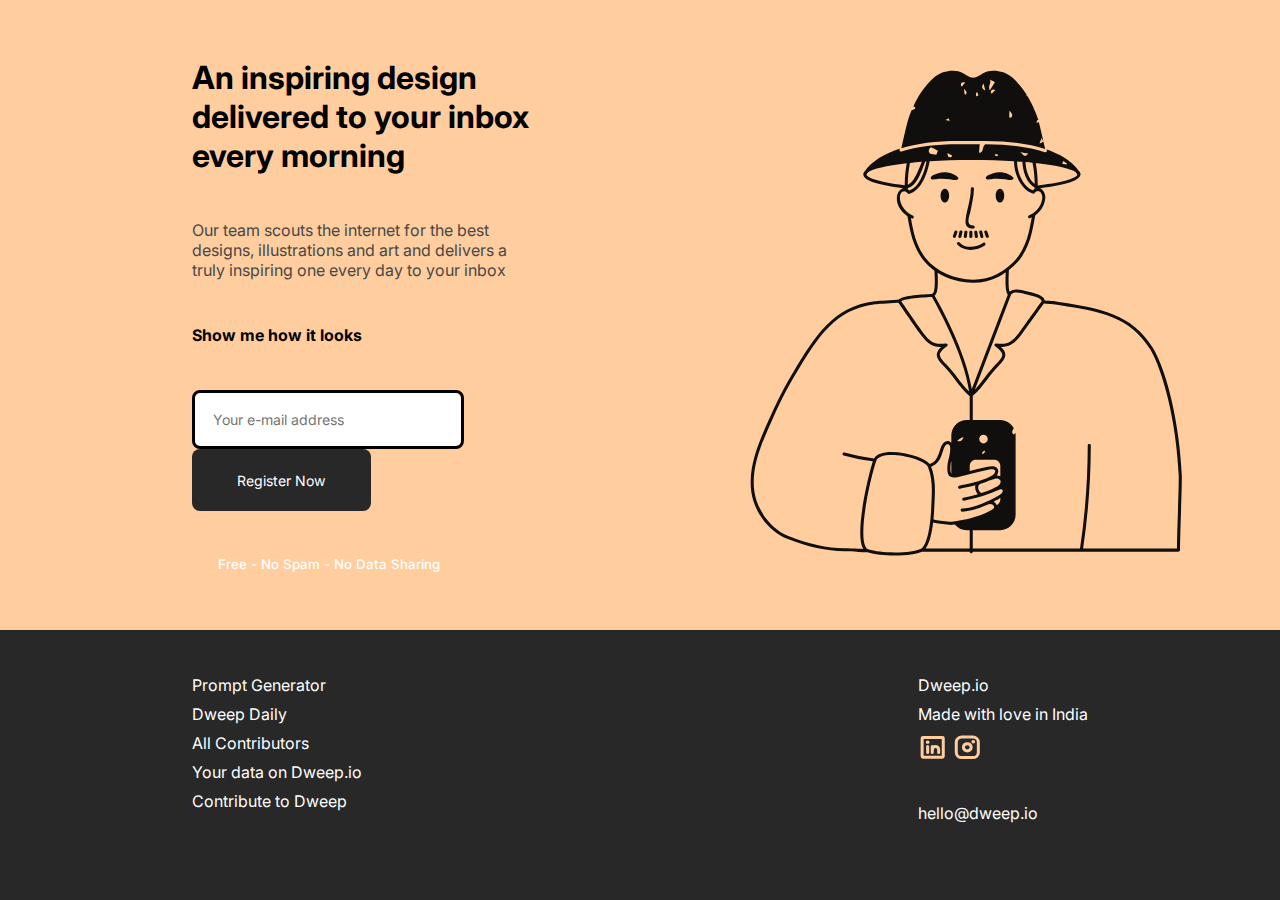
<file: microproject 1/miniproject.html>
<!DOCTYPE html>
<html lang="en">
<head>
    <meta charset="UTF-8">
    <meta name="viewport" content="width=device-width, initial-scale=1.0">
    <title>Micro Project </title>
    <link rel="stylesheet" href="project.css">
    <link rel="preconnect" href="https://fonts.googleapis.com">
    <link rel="preconnect" href="https://fonts.gstatic.com" crossorigin>
    <link href="https://fonts.googleapis.com/css2?family=Inter:wght@100..900&display=swap" rel="stylesheet">
  
</head>
<body>
    <div class="hero-section"> 
        <div class="text-section">
            <h1>An inspiring design delivered to your inbox every morning</h1>
            <p>Our team scouts the internet for the best designs, illustrations and art and delivers a truly inspiring one every day to your inbox</p>
            <h4>Show me how it looks</h4>
            <div>
              <input type="text" placeholder="Your e-mail address">
              <button >Register Now</button>
            </div>
            <h5>Free - No Spam - No Data Sharing</h5>
        </div>
        <div class="image-section">
            <img src="images/dweep io 1.svg" alt="">
        </div>

    </div>
    <footer>
        <div>
            <ul>
                <li>Prompt Generator</li>
                <li>Dweep Daily</li>
                <li>All Contributors</li>
                <li>Your data on Dweep.io</li>
                <li>Contribute to Dweep</li>
              </ul>
              <ul>
               <li>Dweep.io</li>    
               <li>Made with love in India</li> 
               <li><img src="images/LinkedinLogo.svg" alt=""> <img src="images/InstagramLogo.svg" alt=""></li>
               <li>   &nbsp;   </li>
               <li>hello@dweep.io</li>    
             </ul> 
        </div>
    </footer>
    
</body>
</html>
</file>
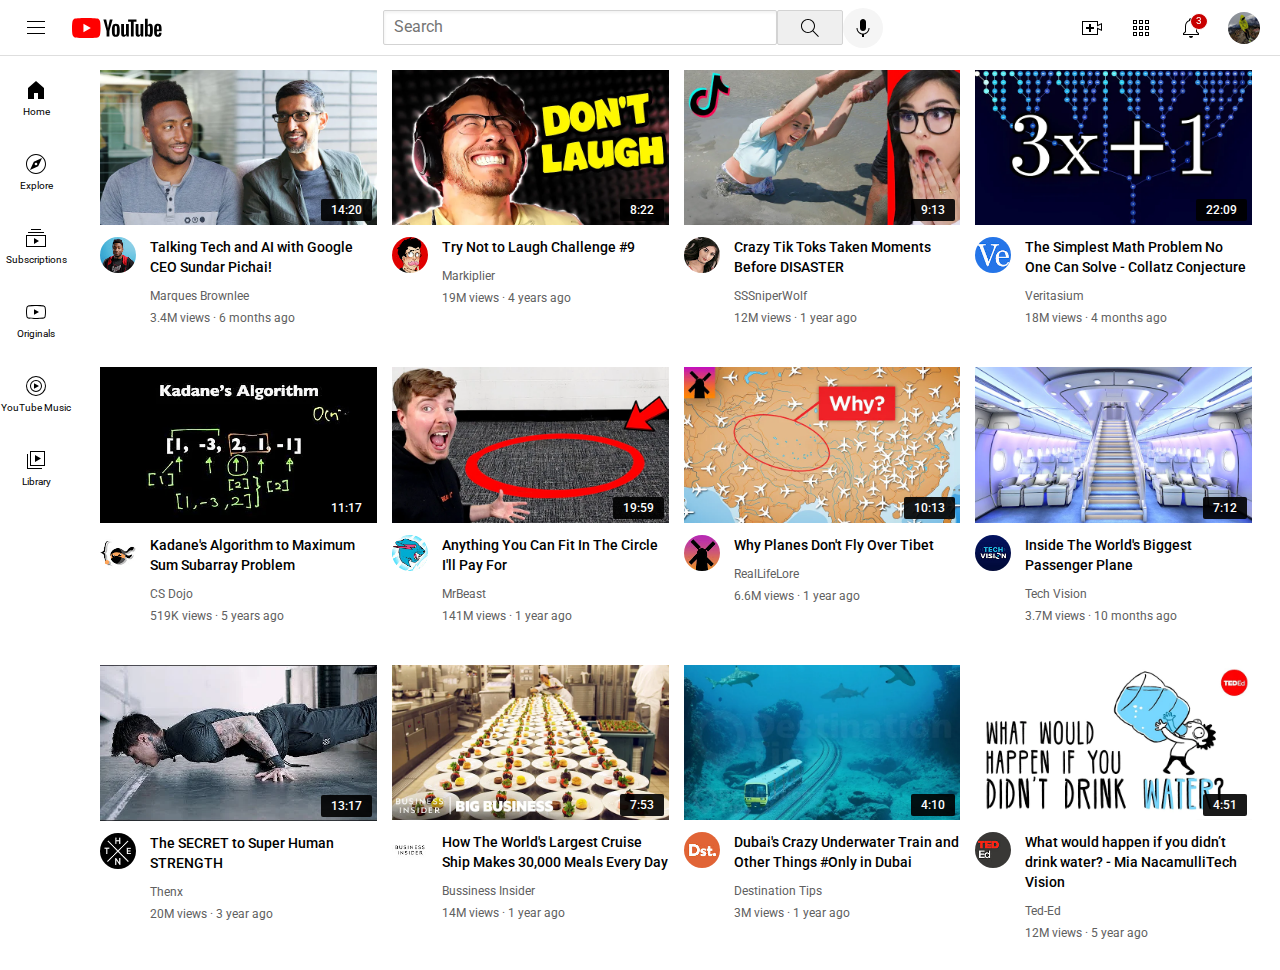
<file: youtube/youtube.html>
<!DOCTYPE html>
<html>
    <head>
        <link rel="preconnect" href="https://fonts.googleapis.com">
        <link rel="preconnect" href="https://fonts.gstatic.com" crossorigin>
        <link href="https://fonts.googleapis.com/css2?family=Roboto:ital,wght@0,100;0,500;0,700;1,500&display=swap" rel="stylesheet">
        <title>youtube.com</title>
        <link rel="stylesheet" href="video.css">
        <link rel="stylesheet" href="header.css">
        <link rel="stylesheet" href="general.css">
        <link rel="stylesheet" href="sidebar.css">
    </head>
    <body>
        <div class="header"> 
            <div class="left-section">
                <img class="hamburder-menu" src="header icon/hamburger-menu.svg" alt="error">
                <img class="youtube-logo"  src="header icon/youtube-logo.svg" alt="eror">

            </div>
        
            <div class="middle-section">
                 <input class="search-bar" type="search" placeholder="Search">
                 <button class="search-button">
                    <img class="search-icon" src="header icon/search.svg" alt="error">
                    <div class="hover-baner">search</div>
                 </button> 
                 <button class="voice-search-button">
                 <img class="voice-icon" src="header icon/voice-search-icon.svg" alt="error">
                 <div class="hover-baner">search with your voice </div>
                 </button>   
            </div> 
            <div class="right-section">
                 <div class="upload-iconcontainer">
                    <img class="upload-icon" src="header icon/upload.svg" alt="error">
                    <div class="hover-baner">Create</div>
                  </div>
                  <div class="apps-icon-container">
                     <img class="apps-icon" src="header icon/youtube-apps.svg" alt="error">
                     <div class="hover-baner">YOuTube-apss</div>
                     
                    </div>
                  <div class="notification-container">
                      <img class="noti-icon" src="header icon/notifications.svg" alt="error">
                     <div class="hover-baner">Notifications</div>
                      <div class="notification-count">3</div>
                  </div>
                 <img class="gmail-icon" src="header icon/unnamed.jpg" alt="eror">
            </div>
               
        </div>
           <div class="videogrid">
                <div class="sidebar">
                    <div class="sidebar-icons"><img class="home-icon" src="sidebar icon/home.svg" alt="error">
                         <p>Home</p></div>
                    <div class="sidebar-icons"><img class="explore-icon"  src="sidebar icon/explore.svg" alt="error">
                         <p>Explore</p></div>
                    <div class="sidebar-icons"><img class="sub-icon"  src="sidebar icon/subscriptions.svg" alt="error">
                         <p>Subscriptions</p></div>
                    <div class="sidebar-icons"><img class="original-icon"  src="sidebar icon/originals.svg" alt="">
                        <p>Originals</p></div>
                    <div class="sidebar-icons"><img class="music-icon"  src="sidebar icon/youtube-music.svg" alt="">
                         <p>YouTube Music</p></div>
                    <div class="sidebar-icons"><img class="library-icon"  src="sidebar icon/library.svg" alt="">
                         <p>Library</p></div>
                 </div>  
                
                    <div class="video-maingrid">
                        <div class="card">
                            <div class="thumbnail-row" >
                               <a href="https://www.youtube.com/watch?v=n2RNcPRtAiY">
                                <img class="thumbnail" src="thumbnail/thumbnail-1.webp" >
                                
                               </a>
                               <div class="video-time">14:20</div>
                            </div>
                            <div class="video-info-grid">
                                <div class="channel-picture">
                                    <a href="https://www.youtube.com/c/mkbhd">
                                        <img class="channel-logo" src="logos/channel-1.jpeg" alt="error ">
                                    </a>
                                </div>
                                <div class="channel-info">
                                    <a class="link-video" href="https://www.youtube.com/watch?v=n2RNcPRtAiY">
                                        <p class="video-title">Talking Tech and AI with Google CEO Sundar Pichai!</p>
                                    </a>
                                    <a class="link-channel" href="https://www.youtube.com/c/mkbhd">
                                        <p class="video-author">Marques Brownlee</p>                   
                                    </a>
                                    <p class="video-stat">3.4M views · 6 months ago</p>
                                </div>
                
                            </div>         
            
                        </div>

                        <div class="card">
                            <div class="thumbnail-row">
                                <a href="https://www.youtube.com/watch?v=mP0RAo9SKZk">
                                    <img class="thumbnail" src="thumbnail/thumbnail-2.webp" >
                                    
                                </a>
                                <div class="video-time">8:22</div>
                           
                            </div>
                            <div class="video-info-grid">
                                    <a href="https://www.youtube.com/c/markiplier">
                                        <div class="channel-picture"> 
                                            <img class="channel-logo" src="logos/channel-2.jpeg" alt="">
                                        </div>
                                    </a>   
                                <div class="channel-info">
                                    <a class="link-video" href="https://www.youtube.com/watch?v=mP0RAo9SKZk">
                                        <p class="video-title">Try Not to Laugh Challenge #9</p>
                                    </a>
                                    <a class="link-channel" href="https://www.youtube.com/c/markiplier">
                                        <p class="video-author">Markiplier</p>
                                    </a>
                                    <p class="video-stat">19M views · 4 years ago</p>
                                </div> 
                         
                            </div>
                        
                        </div>
            
                
                        <div class="card">
                           <div class="thumbnail-row">
                                <a href="https://www.youtube.com/watch?v=FgjPQQeTh1w">
                                 <img class="thumbnail" src="thumbnail/thumbnail-3.webp" >
                                </a>
                                <div class="video-time">9:13</div>
                            </div>
                           
                            <div class="video-info-grid">
                                <a href="https://www.youtube.com/user/SSSniperWolf">
                                    <div class="channel-picture"> 
                                        <img class="channel-logo" src="logos/channel-3.jpeg" alt="">
                                    </div>
                                </a>
                                <div class="channel-info">
                                    <a class="link-video" href="https://www.youtube.com/watch?v=FgjPQQeTh1w">
                                        <p class="video-title">Crazy Tik Toks Taken Moments Before DISASTER</p>
                                    </a>
                                    
                                     <a class="link-channel" href="https://www.youtube.com/user/SSSniperWolf">
                                        <p class="video-author">SSSniperWolf</p>
                                     </a>
                                     <p class="video-stat">12M views · 1 year ago</p>
                                    </div> 
                                </div>
                        
                            </div>
                
            
                        <div class="card">
                            <div class="thumbnail-row">
                                <a href="https://www.youtube.com/watch?v=094y1Z2wpJg">
                                    <img class="thumbnail" src="thumbnail/thumbnail-4.webp" >
                                   
                                </a>
                                <div class="video-time">22:09</div>
                            </div>
                            <div class="video-info-grid">
                                <div class="channel-picture"> 
                                    <a href="https://www.youtube.com/c/veritasium">
                                        <img class="channel-logo" src="logos/channel-4.jpeg" alt="">
                                    </a>
                                </div>
                                <div class="channel-info">
                                <a class="link-video" href="https://www.youtube.com/watch?v=094y1Z2wpJg">
                                    <p class="video-title">The Simplest Math Problem No One Can Solve - Collatz Conjecture</p>
                                </a>
                                 <a class="link-channel" href="https://www.youtube.com/c/veritasium">
                                    <p class="video-author">Veritasium</p>
                                 </a>
                                 <p class="video-stat">18M views · 4 months ago</p>
                                </div> 
                            </div>
                    
                        </div>
            
            
                        <div class="card">
                            <div class="thumbnail-row">
                                <a  href="https://www.youtube.com/watch?v=86CQq3pKSUw">
                                 <img class="thumbnail" src="thumbnail/thumbnail-5.webp" >
                                </a>
                                <div class="video-time">11:17</div>
                            </div>
                            <div class="video-info-grid">
                                <div class="channel-picture"> 
                                    <a  href="https://www.youtube.com/c/CSDojo">
                                     <img class="channel-logo" src="logos/channel-5.jpeg" alt="">
                                    </a>
                                </div>
                                <div class="channel-info">
                                    <a class="link-video" href="https://www.youtube.com/watch?v=86CQq3pKSUw">
                                      <p class="video-title">Kadane's Algorithm to Maximum Sum Subarray Problem</p>
                                    </a> 
                                    <a class="link-channel" href="https://www.youtube.com/c/CSDojo">
                                        <p class="video-author">CS Dojo</p>    
                                    </a>
                                    <p class="video-stat">519K views · 5 years ago</p>
                                </div> 
                            </div>
                    
                        </div>
                        
                        
                        <div class="card">
                            <div class="thumbnail-row">
                                <a  href="https://www.youtube.com/watch?v=yXWw0_UfSFg">
                                 <img class="thumbnail" src="thumbnail/thumbnail-6.webp" >
                                </a>
                                <div class="video-time">19:59</div>
                            </div>
                            <div class="video-info-grid">
                                <div class="channel-picture">
                                    <a  href="https://www.youtube.com/channel/UCX6OQ3DkcsbYNE6H8uQQuVA">    
                                     <img class="channel-logo" src="logos/channel-6.jpeg" alt="">
                                    </a>
                                </div>
                                <div class="channel-info">
                                    <a class="link-video" href="https://www.youtube.com/watch?v=yXWw0_UfSFg">
                                       <p class="video-title"> Anything You Can Fit In The Circle I'll Pay For</p>
                                    </a>
                                    <a class="link-channel" href="https://www.youtube.com/channel/UCX6OQ3DkcsbYNE6H8uQQuVA">   
                                       <p class="video-author">MrBeast</p>
                                    </a>
                                       <p class="video-stat">141M views · 1 year ago</p>
                                </div> 
                            </div>
                    
                        </div>
                        <div class="card">
                            <div class="thumbnail-row">
                                <a href="https://www.youtube.com/watch?v=fNVa1qMbF9Y">
                                 <img class="thumbnail" src="thumbnail/thumbnail-7.webp" >
                                </a>
                                <div class="video-time">10:13</div>
                            </div>
                            <div class="video-info-grid">
                                <div class="channel-picture"> 
                                    <a  href="https://www.youtube.com/channel/UCP5tjEmvPItGyLhmjdwP7Ww">   
                                     <img class="channel-logo" src="logos/channel-7.jpeg" alt="">
                                    </a>
                                </div>
                                <div class="channel-info">
                                    <a class="link-video" href="https://www.youtube.com/watch?v=fNVa1qMbF9Y">
                                       <p class="video-title">Why Planes Don't Fly Over Tibet</p>
                                    </a>
                                    <a class="link-channel" href="https://www.youtube.com/channel/UCP5tjEmvPItGyLhmjdwP7Ww">   
                                       <p class="video-author">RealLifeLore</p>
                                    </a>
                                    <p class="video-stat"> 6.6M views · 1 year ago</p>
                                </div> 
                            </div>
                    
                        </div>
                        <div class="card">
                            <div class="thumbnail-row">
                                <a href="https://www.youtube.com/watch?v=lFm4EM1juls">
                                 <img class="thumbnail" src="thumbnail/thumbnail-8.webp" >
                                </a>
                                <div class="video-time">7:12</div>
                            </div>
                            <div class="video-info-grid">
                                <div class="channel-picture"> 
                                    <a  href="https://www.youtube.com/channel/UCHAK6CyegY22Zj2GWrcaIxg"> 
                                     <img class="channel-logo" src="logos/channel-8.jpeg" alt="">
                                    </a>
                                </div>
                                <div class="channel-info">
                                 <a class="link-video" href="https://www.youtube.com/watch?v=lFm4EM1juls">
                                   <p class="video-title">Inside The World's Biggest Passenger Plane</p>
                                 </a>   
                                 <a class="link-channel" href="https://www.youtube.com/channel/UCHAK6CyegY22Zj2GWrcaIxg">  
                                  <p class="video-author">Tech Vision</p>
                                 </a>
                                  <p class="video-stat"> 3.7M views · 10 months ago</p>
                                </div> 
                            </div>
                    
                        </div>
                        <div class="card">
                            <div class="thumbnail-row">
                                <a href="https://www.youtube.com/watch?v=ixmxOlcrlUc"> 
                                 <img class="thumbnail" src="thumbnail/thumbnail-9.webp" >
                                </a>
                                <div class="video-time">13:17</div>
                            </div>
                            <div class="video-info-grid">
                                <div class="channel-picture"> 
                                    <a  href="https://www.youtube.com/c/OFFICIALTHENXSTUDIOS">  
                                     <img class="channel-logo" src="logos/channel-9.jpeg" alt="">
                                    </a>
                                </div>
                                <div class="channel-info">
                                 <a class="link-video" href="https://www.youtube.com/watch?v=ixmxOlcrlUc"> 
                                    <p class="video-title"> The SECRET to Super Human STRENGTH</p>
                                 </a>
                                 <a class="link-channel" href="https://www.youtube.com/c/OFFICIALTHENXSTUDIOS">  
                                    <p class="video-author">Thenx</p>
                                 </a>
                                 <p class="video-stat"> 20M views · 3 year ago</p>
                                </div> 
                            </div>
                    
                        </div>
                        <div class="card">
                            <div class="thumbnail-row">
                                <a href="https://www.youtube.com/watch?v=R2vXbFp5C9o">
                                 <img class="thumbnail" src="thumbnail/thumbnail-10.webp" >
                                </a>
                                <div class="video-time">7:53</div>
                            </div>
                            <div class="video-info-grid">
                                <div class="channel-picture"> 
                                    <a href="https://www.youtube.com/user/businessinsider">
                                     <img class="channel-logo" src="logos/channel-10.jpeg" alt="">
                                    </a>
                                </div>
                                <div class="channel-info">
                                  <a class="link-video" href="https://www.youtube.com/watch?v=R2vXbFp5C9o">
                                    <p class="video-title">How The World's Largest Cruise Ship Makes 30,000 Meals Every Day</p>
                                  </a>  
                                
                                  <a class="link-channel" href="https://www.youtube.com/user/businessinsider">  
                                   <p class="video-author">Bussiness Insider</p>
                                  </a>
                                   <p class="video-stat"> 14M views · 1 year ago</p>
                                </div> 
                            </div>
                    
                        </div>
                        <div class="card">
                            <div class="thumbnail-row">
                                <a href="https://www.youtube.com/watch?v=0nZuYyXET3s">
                                 <img class="thumbnail" src="thumbnail/thumbnail-11.webp" >
                                </a>
                                <div class="video-time">4:10</div>
                            </div>
                            <div class="video-info-grid">
                                <div class="channel-picture"> 
                                    <a href="https://www.youtube.com/c/Destinationtips">
                                        <img class="channel-logo" src="logos/channel-11.jpeg" alt="">
                                    </a>
                                </div>
                                <div class="channel-info">
                                    <a class="link-video" href="https://www.youtube.com/watch?v=0nZuYyXET3s">
                                        <p class="video-title">Dubai's Crazy Underwater Train and Other Things #Only in Dubai</p>
                                    </a> 
                                    <a class="link-channel" href="https://www.youtube.com/c/Destinationtips">  
                                        <p class="video-author">Destination Tips</p>
                                    </a>
                                    <p class="video-stat"> 3M views · 1 year ago</p>
                                </div> 
                            </div>
                    
                        </div>
                        <div class="card">
                            <div class="thumbnail-row">
                                <a  href="https://www.youtube.com/watch?v=9iMGFqMmUFs">
                                 <img class="thumbnail" src="thumbnail/thumbnail-12.webp" >
                                </a>     
                                <div class="video-time">4:51</div>                       
                            </div>
                            <div class="video-info-grid">
                                <div class="channel-picture"> 
                                    <a href="https://www.youtube.com/teded">
                                         <img class="channel-logo" src="logos/channel-12.jpeg" alt="">
                                    </a>  
                                </div>
                                <div class="channel-info">
                                  <a class="link-video" href="https://www.youtube.com/watch?v=9iMGFqMmUFs">
                                    <p class="video-title"> What would happen if you didn’t drink water? - Mia NacamulliTech Vision</p>
                                  </a>
                                  <a class="link-channel" href="https://www.youtube.com/teded">  
                                    <p class="video-author">Ted-Ed</p>
                                  </a>
                                    <p class="video-stat"> 12M views · 5 year ago</p>
                                </div> 
                            </div>
                    
                        </div>
                        
                    </div>
             </div>
    </body>
</html>
</file>
<file: microproject 1/project.css>
*{
    margin: 0;
    padding: 0;
    font-family: Inter;
}
:root{
    --herocolor:rgba(255, 205, 158, 1);
}
body{
    overflow: hidden;
}
.hero-section{
    background-color:var(--herocolor);
    height: 70vh; 
    display:flex;
    align-items:center; 
  
  
}
.text-section{
    width: 44vw;
    display: flex;
    flex-direction: column;
    row-gap: 5vh;
    padding-left: 15vw;
}
.text-section p{
    color: rgba(72, 72, 72, 1);
    width: 25vw;
}
.text-section h5{
    margin-left: 2vw;
    color: white;
    font-weight: 500;
}
.image-section{
  width: 50vw;
  padding-left: 8vw;
}
.image-section img{
    height:70vh ;


}
footer{
    background-color: rgba(40, 40, 40, 1);
    height: 30vh;

}
footer div{
    display: flex;
    justify-content: space-between;
    padding-top:5vh ;
    padding-left:15vw ;
    padding-right: 15vw;
}
footer ul{
list-style: none;
color: rgba(255, 255, 255, 1);
font-weight: 400;
}
ul li{
    margin-bottom: 1vh;
}
input{
    width: 18vw;
    padding: 2vh;
    border: solid 3px black;
    border-radius: 8px;
    font-family: 600;
    font-size: 1.1vw;
}
button{
    width: 14vw;
    padding: 2.5vh;
    color: white;
    background-color: rgba(40, 40, 40, 1);
    border:none;
    border-radius: 8px;
    font-family: 600;
    font-size: 1.1vw;

}
</file>
<file: youtube/video.css>
p{
    font-family: roboto,arial;
}
.thumbnail{
    width: 100%;
    cursor: pointer;
}
.video-title{
    margin-bottom: 10px;
    font-size: 14px;
    font-weight:500;
    line-height: 20px;
      
}
.video-author,.video-stat{
  
    font-size: 12px;
    color: rgb(96, 96, 96);
    line-height: 18px;
 
}
.video-author{
    margin-bottom: 4px ;
    font-weight: 400;

}
.channel-logo{
    width: 36px;
    border-radius: 100%;
}
.video-info-grid{
    display: grid;
    grid-template-columns: 50px 1fr;

}

.thumbnail-row{
    position: relative;
    margin-bottom:8px;
}
.video-maingrid{
    display: grid;
    grid-template-columns: 1fr 1fr 1fr;
    column-gap:15px;
    row-gap: 40px;
    padding: 20px 20px ;
}
@media (max-width:800px){
    .video-maingrid{
        grid-template-columns: 1fr 1fr;
    }
}
@media (min-width:801) and (max-width:999px) {
    .video-maingrid{
      grid-template-columns: 1fr 1fr 1fr ;
    }
}
@media (min-width:1000px){
    .video-maingrid{
          grid-template-columns: 1fr 1fr 1fr 1fr;
    }
}

.video-time{
    font-family: roboto,Arial;
    font-size: 12px;
    font-weight: 500;
    background-color: rgba(0,0,0,0.9);
    color: white;
    padding: 4px 10px;
    border-radius: 2px;
    position: absolute;
    bottom: 8px;
    right: 5px;

}
.link-channel{
    text-decoration: none;

}
.link-video{
    color: black;
    text-decoration: none;

}
</file>
<file: youtube/header.css>
div{
    font-family: roboto,arial;
}
.header{
    height: 55px;
    background-color: white;
    display: flex;
    cursor: pointer;
    flex-direction: row;
    justify-content: space-between;
    position: fixed;
    top: 0;
    left: 0;
    right: 0;
    z-index: 100;
    border-bottom-width:0.8px ;   
    border-bottom-style: solid;
    border-bottom-color: rgb(222, 222, 222);
}
.search-button,.voice-search-button,.upload-iconcontainer{
    display: flex;
    justify-content: center;
    align-items: center;
    position: relative;
    cursor: pointer;
}   

.left-section{
    width: 150px;
    display: flex;
    align-items: center;
}

.hamburder-menu{
    height: 24px;
    margin-right: 24px;
    margin-left: 24px;

}
.youtube-logo{
 
    height: 20px;
}
.middle-section{
  
    flex:1;
    margin-left: 70px;
    margin-right:35px;
    max-width: 500px;
    display: flex;
    justify-content: center;
    align-items: center;
}
.search-bar{
    flex:1;
    height: 35px;
    padding-left: 10px;
    border: 1px solid lightgray; 
    border-radius: 2px;
    box-shadow: inset 1px 2px 3px rgba(0,0,0,0.05);
    width: 0;
}
.search-bar::placeholder{
    font-family: roboto;
    font-size: 16px;

}
.search-button{
    height: 35px;
    width: 66px;
    border: 1px solid lightgray;
    border-radius: 2px;
       
}

.search-button:active{
    background-color: rgb(224, 223, 223);
}
.search-icon{
    height: 24px;
    width: 24px;

}
.voice-search-button{
    height: 40px;
    width: 40px;
    border-radius: 30px;
    border: none;
   
    background-color: rgb(245,245,245);

}
.voice-search-button .hover-baner,.search-button .hover-baner{
   
    position: absolute;
    background-color: grey;
    color: white;
    padding: 10px 9px;
    border-radius: 2px;
    font-family: sans-serif;
    font-size: 12px;
    bottom:-45px;
    opacity: 0;
    transition: opacity 0.15s;
    pointer-events:none; 
    white-space: nowrap;
}
.voice-search-button:hover .hover-baner ,.search-button:hover .hover-baner{
    opacity: 1;

}
.voice-icon{
    height: 24px;
   
}
.right-section{
    display: flex;
    width: 180px;
    align-items: center;
    justify-content: space-between;
    margin-right: 20px;
    flex-shrink: 0;
}
.upload-icon,.apps-icon,.noti-icon{
    width: 24px;
    height: 24px;
}
.gmail-icon{
    width: 32px;
    height: 32px;
    border-radius: 100%;
}
.notification-container{
   position: relative;
}
.notification-count{
    border-radius: 100%;
    background-color: rgb(200,0, 0);
    color: white;
    border: 1px solid white; 
    font-family: roboto,Arial;
    font-size: 10px;
    font-weight:400 ;
    position: absolute;
    top:-3px;
    right: -5px;
    padding: 1px 5px 3px 5px;
  
}
.upload-iconcontainer,
.notification-container,
.apps-icon-container{
    display: flex;
    justify-content: center;
    align-items: center;
    position: relative;
}
.upload-iconcontainer .hover-baner,
.notification-container .hover-baner,
.apps-icon-container .hover-baner
{
    position: absolute;
    background-color: grey;
    color: white;
    padding: 9px 7px ;
    border-radius: 2px;
    font-size: 12px;
    bottom:-45px;
    opacity: 0;
    transition: opacity 0.15s;
    pointer-events: none;
    white-space: nowrap;

}
.upload-iconcontainer:hover .hover-baner, .notification-container:hover .hover-baner,.apps-icon-container:hover .hover-baner{
    opacity: 1;
}
</file>
<file: youtube/general.css>
body{
    margin-top:50px;
    padding-left: 72px;
    
}
.videogrid{
    display: flex;
    flex-direction: row;
    column-gap: 8px;
    row-gap: 16px;
    
}
</file>
<file: youtube/sidebar.css>
p{
    font-family: roboto;
    margin-top: 0;
    margin-bottom: 0;
    font-size: 10px;
    
}
.sidebar{

    width: 72px;
    position: fixed;
    left: 0;
    top: 60px;
    background-color: rgb(255, 255, 255);
    
   
}
.sidebar-icons{
    display: flex;
    flex-direction: column;
    align-items: center;
    justify-content: center;
    height: 74px;
    cursor: pointer;

}
.sidebar-icons img{
    height: 24px;
    width: 24px;
    margin-bottom: 4px;
    cursor: pointer;

}
.sidebar-icons:hover{
    background-color: rgb(234, 233, 233);

}
</file>
